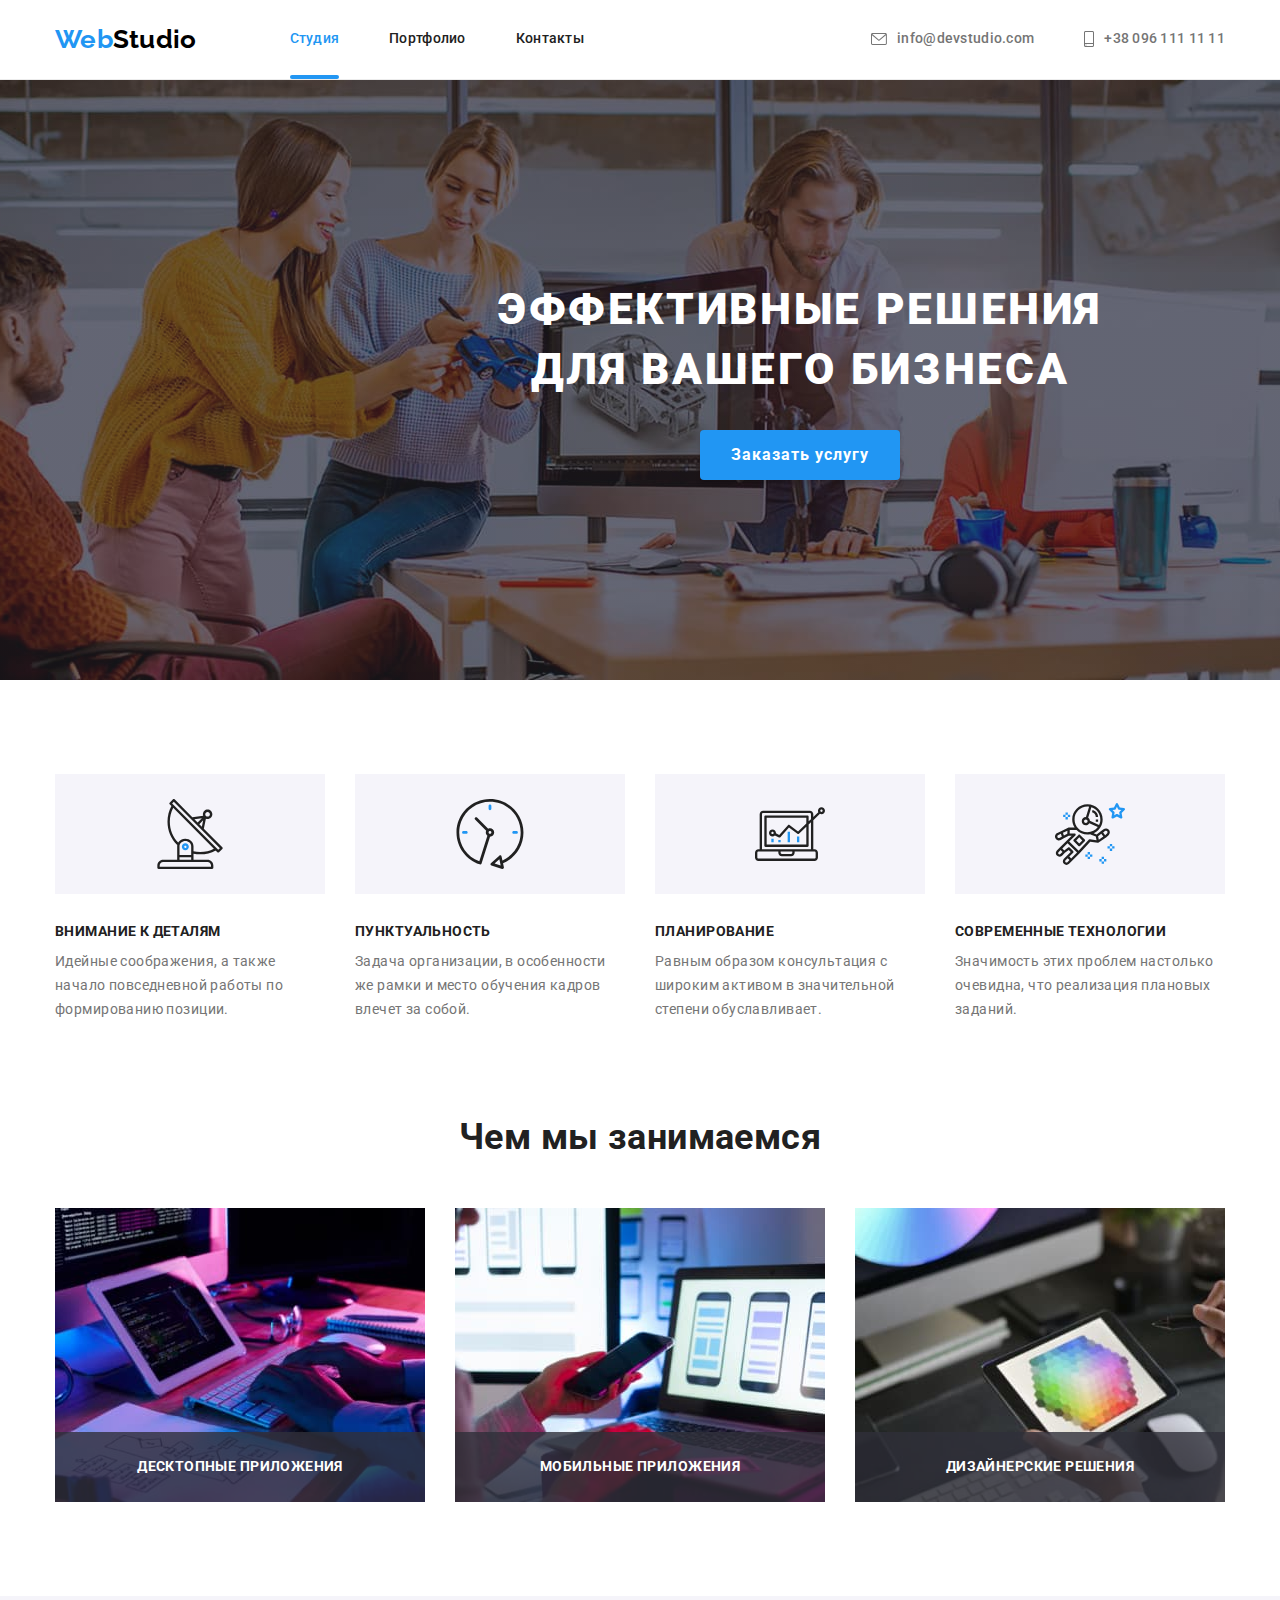
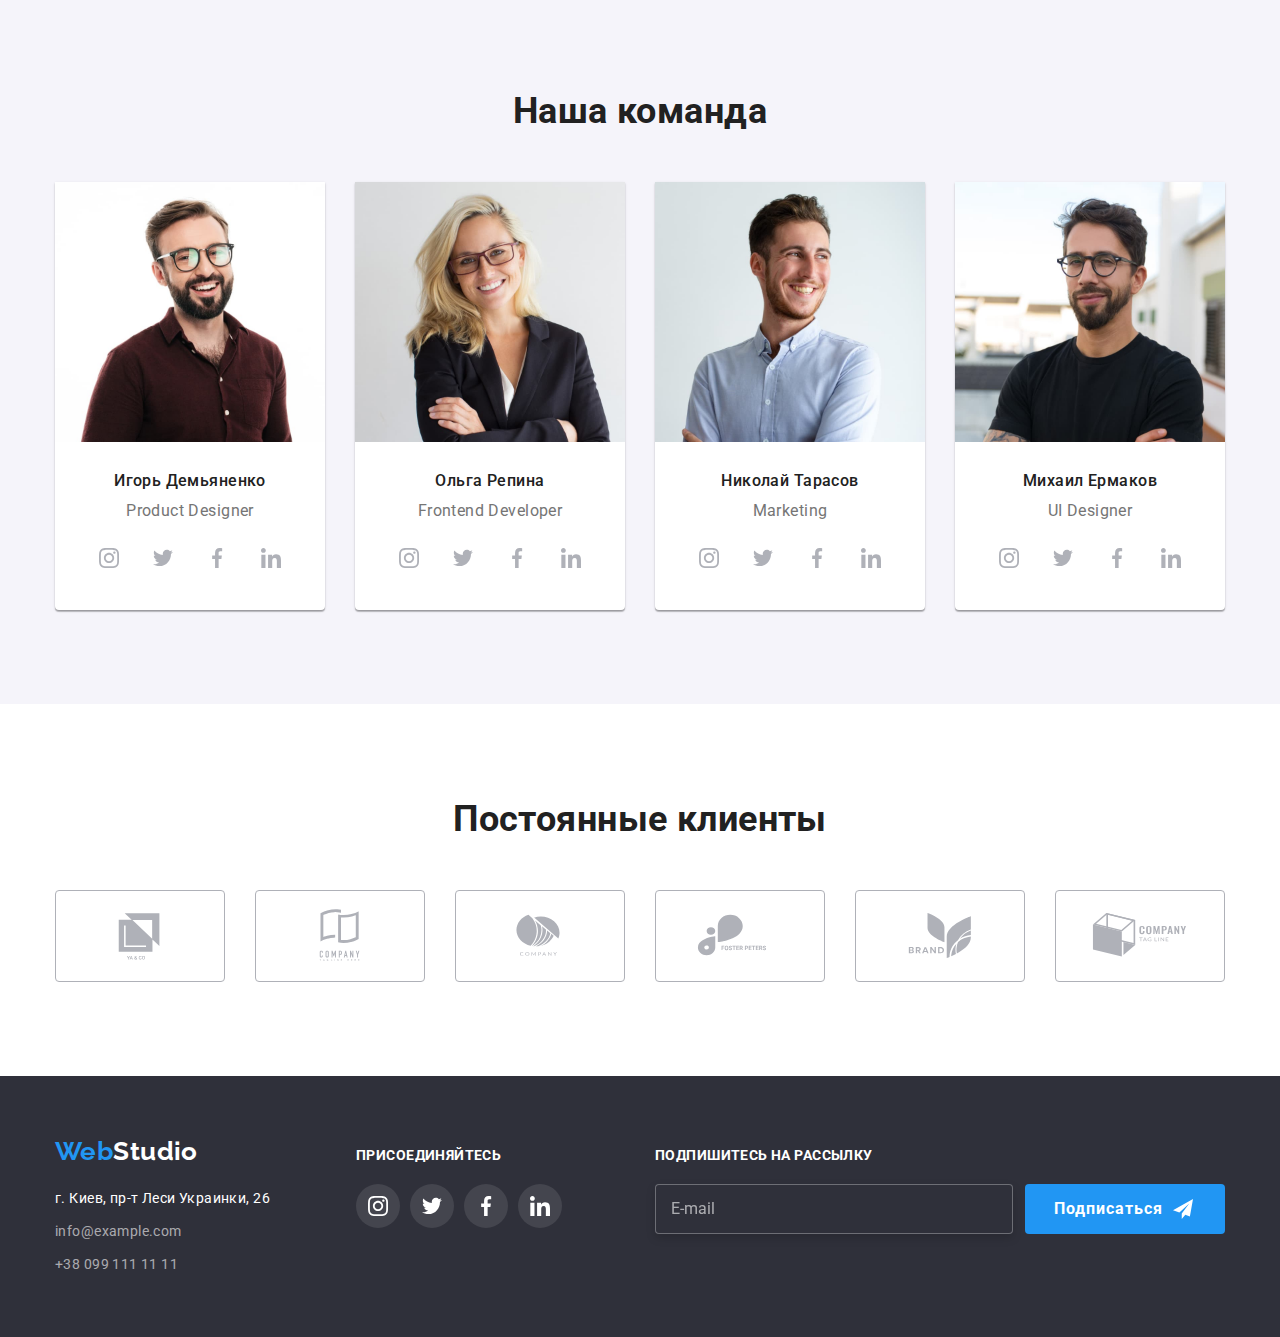
<file: index.html>
<!DOCTYPE html>
<html lang="ru">
  <head>
    <meta charset="UTF-8" />
    <meta http-equiv="X-UA-Compatible" content="IE=edge" />
    <meta name="viewport" content="width=device-width, initial-scale=1.0" />
    <title>Web Studio</title>
    <link rel="preconnect" href="https://fonts.googleapis.com" />
    <link rel="preconnect" href="https://fonts.gstatic.com" crossorigin />
    <link
      href="https://fonts.googleapis.com/css2?family=Raleway:wght@700&family=Roboto:wght@400;500;700;900&display=swap"
      rel="stylesheet"
    />
    <link
      rel="stylesheet"
      href="https://cdnjs.cloudflare.com/ajax/libs/modern-normalize/1.1.0/modern-normalize.css"
      integrity="sha512-Y0MM+V6ymRKN2zStTqzQ227DWhhp4Mzdo6gnlRnuaNCbc+YN/ZH0sBCLTM4M0oSy9c9VKiCvd4Jk44aCLrNS5Q=="
      crossorigin="anonymous"
      referrerpolicy="no-referrer"
    />
    <link rel="stylesheet" href="./css/reset.css" />
    <link rel="stylesheet" href="./css/styles.css" />
  </head>

  <body>
    <header class="head">
      <div class="container head-container">
        <nav class="head-nav">
          <a href="" class="logo black" lang="en"
            ><span class="logo-web">Web</span><span>Studio</span></a
          >
          <ul class="list nav-links">
            <li>
              <a href="./index.html" class="link headlink current">Студия</a>
            </li>
            <li>
              <a href="./portfolio.html" class="link headlink">Портфолио</a>
            </li>
            <li>
              <a href="" class="link headlink">Контакты</a>
            </li>
          </ul>
        </nav>
        <ul class="list nav-contacts">
          <li>
            <a href="mailto:info@devstudio.com" class="link address head-mail"
              >info@devstudio.com</a
            >
          </li>
          <li>
            <a href="tel:+380961111111" class="link address head-phone"
              >+38 096 111 11 11</a
            >
          </li>
        </ul>
      </div>
    </header>

    <main>
      <section class="hero">
        <div class="container">
          <h1 class="hero-heading">Эффективные решения для вашего бизнеса</h1>
          <button class="hero-button" data-modal-open>Заказать услугу</button>
        </div>
      </section>

      <section class="benefits section">
        <div class="container">
          <h2 hidden>Особенности</h2>
          <ul class="list bene-grid">
            <li class="bene-item">
              <h3 class="bitem-header antenna">Внимание к деталям</h3>
              <p class="bitem-text">
                Идейные соображения, а также начало повседневной работы по
                формированию позиции.
              </p>
            </li>
            <li class="bene-item">
              <h3 class="bitem-header clock">Пунктуальность</h3>
              <p class="bitem-text">
                Задача организации, в особенности же рамки и место обучения
                кадров влечет за собой.
              </p>
            </li>
            <li class="bene-item">
              <h3 class="bitem-header diagram">Планирование</h3>
              <p class="bitem-text">
                Равным образом консультация с широким активом в значительной
                степени обуславливает.
              </p>
            </li>
            <li class="bene-item">
              <h3 class="bitem-header astronaut">Современные технологии</h3>
              <p class="bitem-text">
                Значимость этих проблем настолько очевидна, что реализация
                плановых заданий.
              </p>
            </li>
          </ul>
        </div>
      </section>

      <section class="work">
        <div class="container work-content">
          <h2 class="header-front">Чем мы занимаемся</h2>
          <ul class="list work-grid">
            <li>
              <img
                src="./images/gallery1.jpg"
                alt="Написание кода"
                width="370"
                height="294"
              />
              <p class="work-desc">Десктопные приложения</p>
            </li>
            <li>
              <img
                src="./images/gallery2.jpg"
                alt="Дизайн интерфейса"
                width="370"
                height="294"
              />
              <p class="work-desc">Мобильные приложения</p>
            </li>
            <li>
              <img
                src="./images/gallery3.jpg"
                alt="Графический дизайн"
                width="370"
                height="294"
              />
              <p class="work-desc">Дизайнерские решения</p>
            </li>
          </ul>
        </div>
      </section>

      <section class="team section">
        <div class="container">
          <h2 class="header-front">Наша команда</h2>
          <ul class="list team-grid">
            <li class="team-card">
              <img
                src="./images/team1.jpg"
                alt="Игорь Демьяненко"
                width="270"
                height="260"
                class="team-img"
              />
              <h3 class="team-name">Игорь Демьяненко</h3>
              <p lang="en" class="team-pos">Product Designer</p>
              <ul class="list teamsoc-grid">
                <li class="teamsoc-item">
                  <a href="" class="link teamsoc-link"
                    ><svg class="teamsoc-icon">
                      <use href="./images/sprite.svg#instagram"></use></svg
                  ></a>
                </li>
                <li class="teamsoc-item">
                  <a href="" class="link teamsoc-link"
                    ><svg class="teamsoc-icon">
                      <use href="./images/sprite.svg#twitter"></use></svg
                  ></a>
                </li>
                <li class="teamsoc-item">
                  <a href="" class="link teamsoc-link"
                    ><svg class="teamsoc-icon">
                      <use href="./images/sprite.svg#facebook"></use></svg
                  ></a>
                </li>
                <li class="teamsoc-item">
                  <a href="" class="link teamsoc-link"
                    ><svg class="teamsoc-icon">
                      <use href="./images/sprite.svg#linkedin"></use></svg
                  ></a>
                </li>
              </ul>
            </li>
            <li class="team-card">
              <img
                src="./images/team2.jpg"
                alt="Ольга Репина"
                width="270"
                height="260"
                class="team-img"
              />
              <h3 class="team-name">Ольга Репина</h3>
              <p lang="en" class="team-pos">Frontend Developer</p>
              <ul class="list teamsoc-grid">
                <li class="teamsoc-item">
                  <a href="" class="link teamsoc-link"
                    ><svg class="teamsoc-icon">
                      <use href="./images/sprite.svg#instagram"></use></svg
                  ></a>
                </li>
                <li class="teamsoc-item">
                  <a href="" class="link teamsoc-link"
                    ><svg class="teamsoc-icon">
                      <use href="./images/sprite.svg#twitter"></use></svg
                  ></a>
                </li>
                <li class="teamsoc-item">
                  <a href="" class="link teamsoc-link"
                    ><svg class="teamsoc-icon">
                      <use href="./images/sprite.svg#facebook"></use></svg
                  ></a>
                </li>
                <li class="teamsoc-item">
                  <a href="" class="link teamsoc-link"
                    ><svg class="teamsoc-icon">
                      <use href="./images/sprite.svg#linkedin"></use></svg
                  ></a>
                </li>
              </ul>
            </li>
            <li class="team-card">
              <img
                src="./images/team3.jpg"
                alt="Николай Тарасов"
                width="270"
                height="260"
                class="team-img"
              />
              <h3 class="team-name">Николай Тарасов</h3>
              <p lang="en" class="team-pos">Marketing</p>
              <ul class="list teamsoc-grid">
                <li class="teamsoc-item">
                  <a href="" class="link teamsoc-link"
                    ><svg class="teamsoc-icon">
                      <use href="./images/sprite.svg#instagram"></use></svg
                  ></a>
                </li>
                <li class="teamsoc-item">
                  <a href="" class="link teamsoc-link"
                    ><svg class="teamsoc-icon">
                      <use href="./images/sprite.svg#twitter"></use></svg
                  ></a>
                </li>
                <li class="teamsoc-item">
                  <a href="" class="link teamsoc-link"
                    ><svg class="teamsoc-icon">
                      <use href="./images/sprite.svg#facebook"></use></svg
                  ></a>
                </li>
                <li class="teamsoc-item">
                  <a href="" class="link teamsoc-link"
                    ><svg class="teamsoc-icon">
                      <use href="./images/sprite.svg#linkedin"></use></svg
                  ></a>
                </li>
              </ul>
            </li>
            <li class="team-card">
              <img
                src="./images/team4.jpg"
                alt="Михаил Ермаков"
                width="270"
                height="260"
                class="team-img"
              />
              <h3 class="team-name">Михаил Ермаков</h3>
              <p lang="en" class="team-pos">UI Designer</p>
              <ul class="list teamsoc-grid">
                <li class="teamsoc-item">
                  <a href="" class="link teamsoc-link"
                    ><svg class="teamsoc-icon">
                      <use href="./images/sprite.svg#instagram"></use></svg
                  ></a>
                </li>
                <li class="teamsoc-item">
                  <a href="" class="link teamsoc-link"
                    ><svg class="teamsoc-icon">
                      <use href="./images/sprite.svg#twitter"></use></svg
                  ></a>
                </li>
                <li class="teamsoc-item">
                  <a href="" class="link teamsoc-link"
                    ><svg class="teamsoc-icon">
                      <use href="./images/sprite.svg#facebook"></use></svg
                  ></a>
                </li>
                <li class="teamsoc-item">
                  <a href="" class="link teamsoc-link"
                    ><svg class="teamsoc-icon">
                      <use href="./images/sprite.svg#linkedin"></use></svg
                  ></a>
                </li>
              </ul>
            </li>
          </ul>
        </div>
      </section>

      <section class="section clients">
        <div class="container">
          <h2 class="header-front">Постоянные клиенты</h2>
          <ul class="list client-grid">
            <li class="client-item">
              <a href="" class="link client-link">
                <svg class="client-img">
                  <use href="./images/sprite.svg#logo01"></use>
                </svg>
              </a>
            </li>
            <li class="client-item">
              <a href="" class="link client-link"
                ><svg class="client-img">
                  <use href="./images/sprite.svg#logo02"></use></svg
              ></a>
            </li>
            <li class="client-item">
              <a href="" class="link client-link"
                ><svg class="client-img">
                  <use href="./images/sprite.svg#logo03"></use></svg
              ></a>
            </li>
            <li class="client-item">
              <a href="" class="link client-link"
                ><svg class="client-img">
                  <use href="./images/sprite.svg#logo04"></use></svg
              ></a>
            </li>
            <li class="client-item">
              <a href="" class="link client-link"
                ><svg class="client-img">
                  <use href="./images/sprite.svg#logo05"></use></svg
              ></a>
            </li>
            <li class="client-item">
              <a href="" class="link client-link"
                ><svg class="client-img">
                  <use href="./images/sprite.svg#logo06"></use></svg
              ></a>
            </li>
          </ul>
        </div>
      </section>
    </main>

    <footer class="foot">
      <div class="container foot-flex">
        <div>
          <a href="" class="logo white" lang="en"
            ><span class="logo-web">Web</span><span>Studio</span></a
          >
          <address class="foot-add">
            <ul class="list">
              <li>
                <a
                  href="https://goo.gl/maps/NxjCrSozj8dK7ix26"
                  class="link footer-address contrast"
                  >г. Киев, пр-т Леси Украинки, 26</a
                >
              </li>
              <li>
                <a href="mailto:info@example.com" class="link footer-address"
                  >info@example.com</a
                >
              </li>
              <li>
                <a href="tel:+380991111111" class="link footer-address"
                  >+38 099 111 11 11</a
                >
              </li>
            </ul>
          </address>
        </div>
        <div class="footer-soc">
          <p class="footsoc-title">присоединяйтесь</p>
          <ul class="list footsoc-grid">
            <li class="footsoc-item">
              <a href="" class="link footsoc-link"
                ><svg class="footsoc-icon">
                  <use href="./images/sprite.svg#instagram"></use></svg
              ></a>
            </li>
            <li class="footsoc-item">
              <a href="" class="link footsoc-link"
                ><svg class="footsoc-icon">
                  <use href="./images/sprite.svg#twitter"></use></svg
              ></a>
            </li>
            <li class="footsoc-item">
              <a href="" class="link footsoc-link"
                ><svg class="footsoc-icon">
                  <use href="./images/sprite.svg#facebook"></use></svg
              ></a>
            </li>
            <li class="footsoc-item">
              <a href="" class="link footsoc-link"
                ><svg class="footsoc-icon">
                  <use href="./images/sprite.svg#linkedin"></use></svg
              ></a>
            </li>
          </ul>
        </div>
        <div class="footsubscribe">
          <p class="footformhed">Подпишитесь на рассылку</p>
          <form action="javascript:void(0)" class="footform">
            <label for="email"></label>
            <input
              type="email"
              name="mail"
              id="mail"
              autocomplete="off"
              class="footinput"
              placeholder="E-mail"
              required
            />
            <button type="submit" class="footsubbutt">Подписаться</button>
          </form>
        </div>
      </div>
    </footer>
    <div class="backdrop is-hidden" data-modal>
      <div class="modal">
        <button class="modal-close" data-modal-close>
          <svg width="18" height="18">
            <use href="./images/sprite.svg#close"></use>
          </svg>
        </button>
        <p class="modalhead">Оставьте свои данные, мы вам перезвоним</p>
        <form action="javascript:void(0)" class="modalform">
          <div class="formdiv">
            <label for="name" class="modallabel">Имя</label>
            <input
              type="text"
              name="name"
              id="name"
              class="modalinput"
              autocomplete="off"
              required
            />
            <svg width="18" height="18" class="">
              <use href="./images/sprite.svg#person"></use>
            </svg>
          </div>
          <div class="formdiv">
            <label for="tel" class="modallabel">Телефон</label>
            <input
              type="tel"
              name="tel"
              id="tel"
              class="modalinput"
              autocomplete="off"
              required
            />
            <svg width="18" height="18" class="">
              <use href="./images/sprite.svg#phone"></use>
            </svg>
          </div>
          <div class="formdiv">
            <label for="email" class="modallabel">Почта</label>
            <input
              type="email"
              name="email"
              id="email"
              class="modalinput"
              autocomplete="off"
              required
            />
            <svg width="18" height="18" class="">
              <use href="./images/sprite.svg#email2"></use>
            </svg>
          </div>
          <label for="comment" class="modallabel">Комментарий</label>
          <textarea
            name="comment"
            id="comment"
            cols="30"
            rows="10"
            placeholder="Введите текст"
            class="modalinput modaltextarea"
          ></textarea>
          <div class="modalagrbox">
            <label for="agree" class="modalagree"
              ><input
                type="checkbox"
                name="agree"
                id="agree"
                class="modalcheckbox"
                required
              /><span class="betterbox"></span>Соглашаюсь с рассылкой и принимаю
              <a href="" class="modalagree modallink">
                Условия договора</a
              ></label
            >
          </div>
          <button type="submit" class="modalsubmit">Отправить</button>
        </form>
      </div>
    </div>
    <script src="./js/modal.js"></script>
  </body>
</html>
</file>
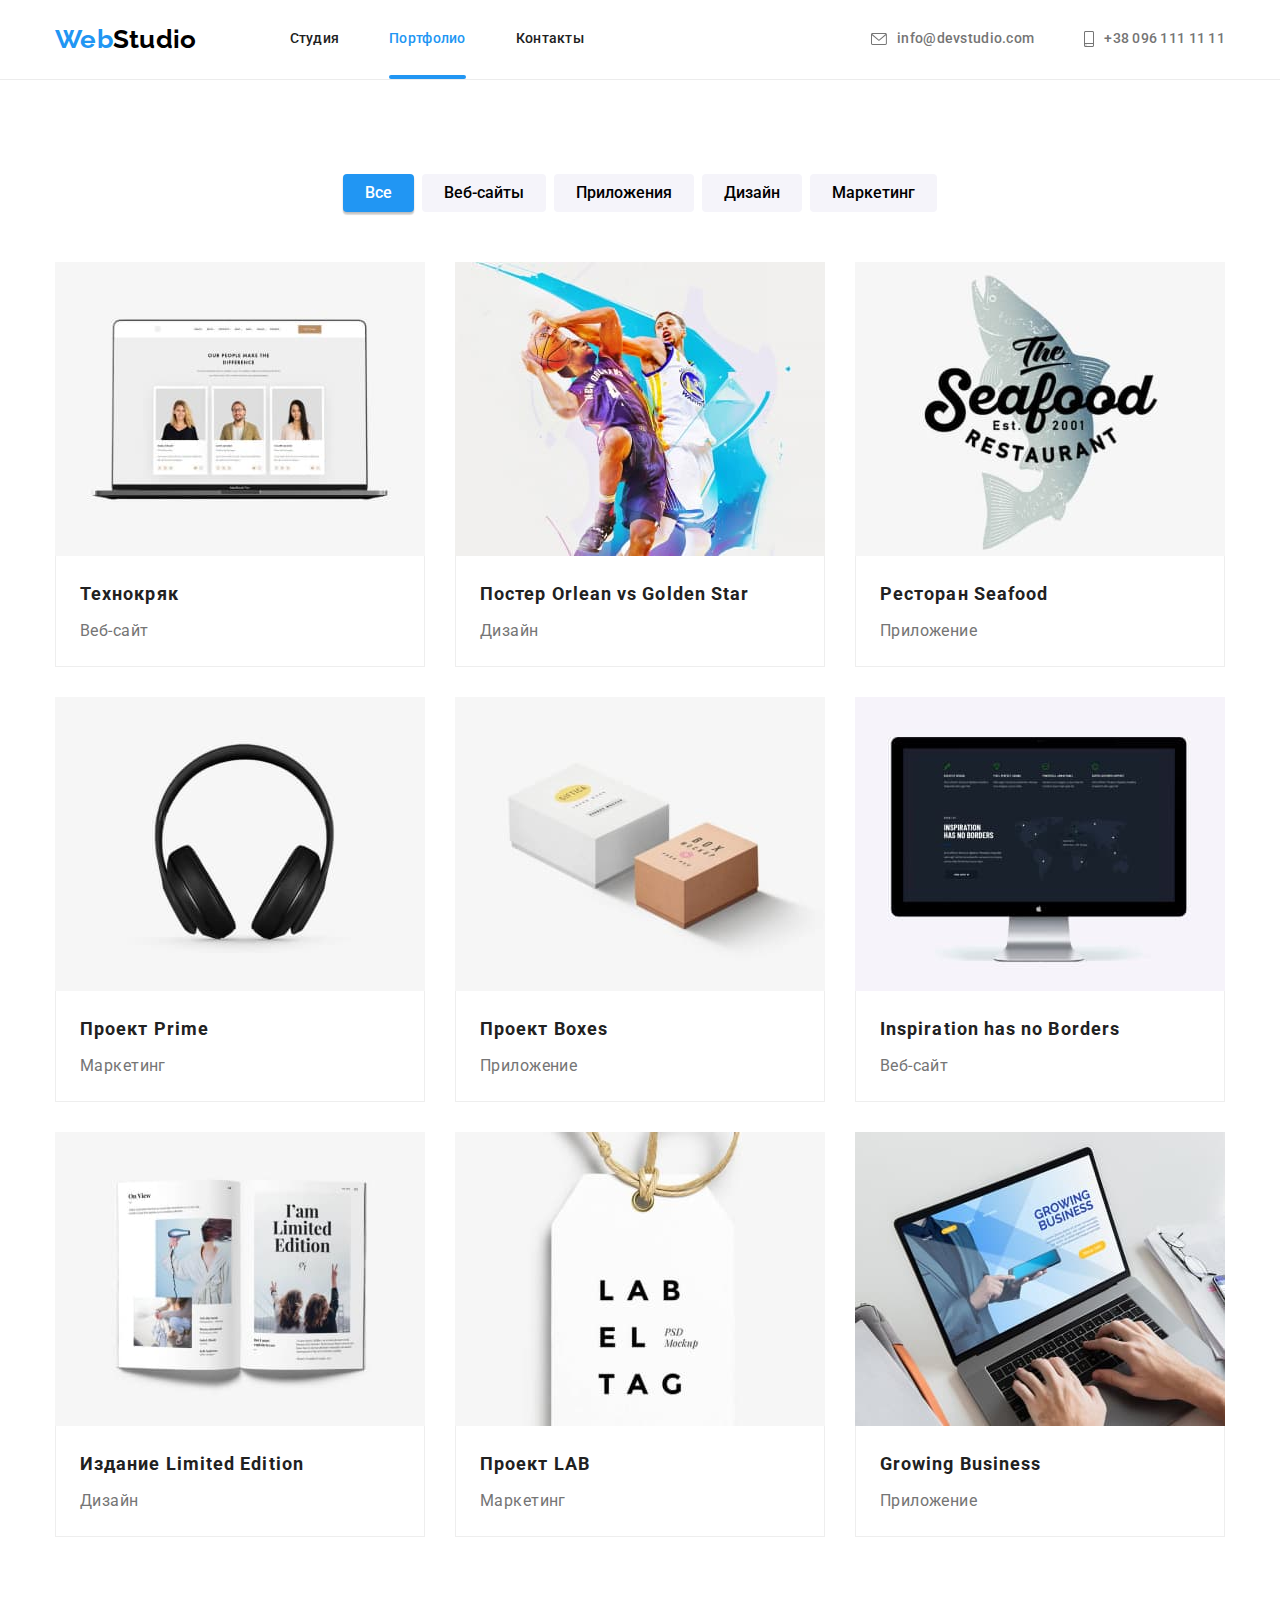
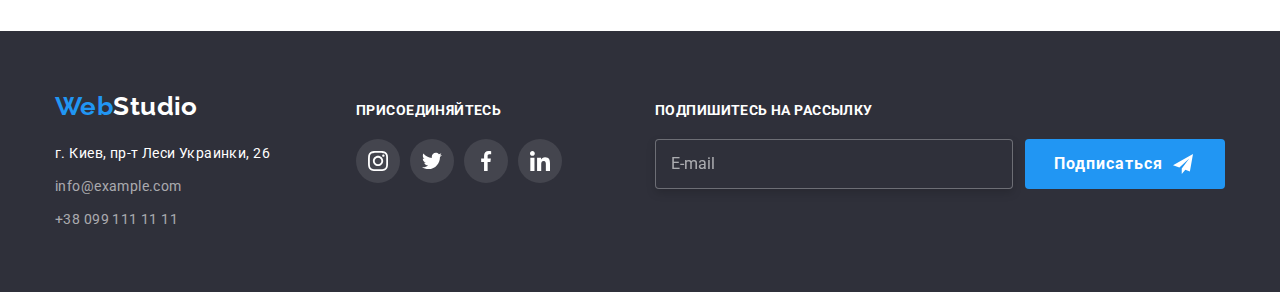
<file: portfolio.html>
<!DOCTYPE html>
<html lang="ru">
  <head>
    <meta charset="UTF-8" />
    <meta http-equiv="X-UA-Compatible" content="IE=edge" />
    <meta name="viewport" content="width=device-width, initial-scale=1.0" />
    <title>Portfolio</title>
    <link rel="preconnect" href="https://fonts.googleapis.com" />
    <link rel="preconnect" href="https://fonts.gstatic.com" crossorigin />
    <link
      href="https://fonts.googleapis.com/css2?family=Raleway:wght@700&family=Roboto:wght@400;500;700;900&display=swap"
      rel="stylesheet"
    />
    <link
      rel="stylesheet"
      href="https://cdnjs.cloudflare.com/ajax/libs/modern-normalize/1.1.0/modern-normalize.css"
      integrity="sha512-Y0MM+V6ymRKN2zStTqzQ227DWhhp4Mzdo6gnlRnuaNCbc+YN/ZH0sBCLTM4M0oSy9c9VKiCvd4Jk44aCLrNS5Q=="
      crossorigin="anonymous"
      referrerpolicy="no-referrer"
    />
    <link rel="stylesheet" href="./css/reset.css" />
    <link rel="stylesheet" href="./css/styles.css" />
  </head>

  <body>
    <header class="head">
      <div class="container head-container">
        <nav class="head-nav">
          <a href="" class="logo black" lang="en"
            ><span class="logo-web">Web</span><span>Studio</span></a
          >
          <ul class="list nav-links">
            <li>
              <a href="./index.html" class="link headlink">Студия</a>
            </li>
            <li>
              <a href="./portfolio.html" class="link headlink current"
                >Портфолио</a
              >
            </li>
            <li>
              <a href="" class="link headlink">Контакты</a>
            </li>
          </ul>
        </nav>
        <ul class="list nav-contacts">
          <li>
            <a href="mailto:info@devstudio.com" class="link address head-mail"
              >info@devstudio.com</a
            >
          </li>
          <li>
            <a href="tel:+380961111111" class="link address head-phone"
              >+38 096 111 11 11</a
            >
          </li>
        </ul>
      </div>
    </header>

    <main>
      <section class="section">
        <div class="container">
          <h1 hidden>Projects</h1>
          <ul class="list button-list">
            <li>
              <button type="button" onclick="" class="button selected">
                Все
              </button>
            </li>
            <li>
              <button type="button" onclick="" class="button">Веб-сайты</button>
            </li>
            <li>
              <button type="button" onclick="" class="button">
                Приложения
              </button>
            </li>
            <li>
              <button type="button" onclick="" class="button">Дизайн</button>
            </li>
            <li>
              <button type="button" onclick="" class="button">Маркетинг</button>
            </li>
          </ul>
          <ul class="list project-grid">
            <li class="project-card">
              <a href="" class="link card-link">
                <div class="card-holder">
                  <img
                    src="./images/project1.jpg"
                    alt="Ноутбук с вебсайтом"
                    width="370"
                    height="294"
                    class="project-img"
                  />
                  <p class="card-overlay">
                    Ресурс предлагает комплексные предложения с разным уровнем
                    функционала и сервисов. Все это позволит посетителю получить
                    исчерпывающие сведения о компании или частном лице.
                  </p>
                </div>
                <div class="project-text">
                  <h2 class="project-head">Технокряк</h2>
                  <p class="project-desc">Веб-сайт</p>
                </div>
              </a>
            </li>
            <li class="project-card">
              <a href="" class="link card-link">
                <div class="card-holder">
                  <img
                    src="./images/project2.jpg"
                    alt="Постер с баскетболистами"
                    width="370"
                    height="294"
                    class="project-img"
                  />
                  <p class="card-overlay">
                    Lorem ipsum dolor sit amet, consectetur adipisicing elit.
                    Amet voluptatum, magnam cupiditate praesentium sequi
                    eligendi quae soluta ducimus voluptates provident sunt,
                    quasi autem illum!
                  </p>
                </div>
                <div class="project-text">
                  <h2 class="project-head">
                    Постер <span lang="en">Orlean vs Golden Star</span>
                  </h2>
                  <p class="project-desc">Дизайн</p>
                </div>
              </a>
            </li>
            <li class="project-card">
              <a href="" class="link card-link">
                <div class="card-holder">
                  <img
                    src="./images/project3.jpg"
                    alt="Лого ресторана"
                    width="370"
                    height="294"
                    class="project-img"
                  />
                  <p class="card-overlay">
                    Lorem ipsum dolor sit amet consectetur adipisicing elit. Ex
                    expedita enim commodi nobis illum iste perferendis
                    accusamus, cupiditate minima cum! Suscipit quod nesciunt qui
                    aspernatur!
                  </p>
                </div>
                <div class="project-text">
                  <h2 class="project-head">
                    Ресторан <span lang="en">Seafood</span>
                  </h2>
                  <p class="project-desc">Приложение</p>
                </div>
              </a>
            </li>
            <li class="project-card">
              <a href="" class="link card-link">
                <div class="card-holder">
                  <img
                    src="./images/project4.jpg"
                    alt="Наушники"
                    width="370"
                    height="294"
                    class="project-img"
                  />
                  <p class="card-overlay">
                    Lorem ipsum dolor sit amet consectetur, adipisicing elit.
                    Quidem officiis asperiores maxime totam quae harum at quis,
                    id dignissimos quo, ipsam, placeat aperiam nemo?
                  </p>
                </div>
                <div class="project-text">
                  <h2 class="project-head">
                    Проект <span lang="en">Prime</span>
                  </h2>
                  <p class="project-desc">Маркетинг</p>
                </div>
              </a>
            </li>
            <li class="project-card">
              <a href="" class="link card-link">
                <div class="card-holder">
                  <img
                    src="./images/project5.jpg"
                    alt="Коробочки"
                    width="370"
                    height="294"
                    class="project-img"
                  />
                  <p class="card-overlay">
                    Lorem ipsum dolor sit amet, consectetur adipisicing elit.
                    Veritatis officia aspernatur eveniet perferendis blanditiis
                    porro debitis necessitatibus temporibus ipsa dolorem
                    recusandae, voluptatibus nisi.
                  </p>
                </div>
                <div class="project-text">
                  <h2 class="project-head">
                    Проект <span lang="en">Boxes</span>
                  </h2>
                  <p class="project-desc">Приложение</p>
                </div>
              </a>
            </li>
            <li class="project-card">
              <a href="" class="link card-link">
                <div class="card-holder">
                  <img
                    src="./images/project6.jpg"
                    alt="Компъютер с вебсайтом"
                    width="370"
                    height="294"
                    class="project-img"
                  />
                  <p class="card-overlay">
                    Lorem ipsum dolor sit amet, consectetur adipisicing elit.
                    Perspiciatis sint incidunt laborum? Nihil unde dignissimos
                    rem. Reprehenderit est exercitationem atque voluptas dicta?
                  </p>
                </div>
                <div class="project-text">
                  <h2 class="project-head">
                    <span lang="en">Inspiration has no Borders</span>
                  </h2>
                  <p class="project-desc">Веб-сайт</p>
                </div>
              </a>
            </li>
            <li class="project-card">
              <a href="" class="link card-link">
                <div class="card-holder">
                  <img
                    src="./images/project7.jpg"
                    alt="Книга"
                    width="370"
                    height="294"
                    class="project-img"
                  />
                  <p class="card-overlay">
                    Lorem ipsum dolor sit amet consectetur adipisicing elit.
                    Odit quasi beatae nostrum dolorem, similique explicabo! Ex,
                    blanditiis laborum? Aut aspernatur doloremque quis rem.
                  </p>
                </div>
                <div class="project-text">
                  <h2 class="project-head">
                    Издание <span lang="en">Limited Edition</span>
                  </h2>
                  <p class="project-desc">Дизайн</p>
                </div>
              </a>
            </li>
            <li class="project-card">
              <a href="" class="link card-link">
                <div class="card-holder">
                  <img
                    src="./images/project8.jpg"
                    alt="Бирка"
                    width="370"
                    height="294"
                    class="project-img"
                  />
                  <p class="card-overlay">
                    Lorem ipsum dolor sit amet consectetur adipisicing elit.
                    Incidunt nobis laudantium numquam! Illo est repudiandae
                    ducimus ab nisi sed nihil laborum atque officia magni.
                  </p>
                </div>
                <div class="project-text">
                  <h2 class="project-head">
                    Проект <span lang="en">LAB</span>
                  </h2>
                  <p class="project-desc">Маркетинг</p>
                </div>
              </a>
            </li>
            <li class="project-card">
              <a href="" class="link card-link">
                <div class="card-holder">
                  <img
                    src="./images/project9.jpg"
                    alt="Человек работает на ноутбуке"
                    width="370"
                    height="294"
                    class="project-img"
                  />
                  <p class="card-overlay">
                    Lorem ipsum dolor sit amet consectetur adipisicing elit.
                    Cumque consectetur animi veniam ipsum, sit corporis pariatur
                    repellat reiciendis, eius dolore, exercitationem nemo.
                  </p>
                </div>
                <div class="project-text">
                  <h2 class="project-head">
                    <span lang="en">Growing Business</span>
                  </h2>
                  <p class="project-desc">Приложение</p>
                </div>
              </a>
            </li>
          </ul>
        </div>
      </section>
    </main>

    <footer class="foot">
      <div class="container foot-flex">
        <div>
          <a href="" class="logo white" lang="en"
            ><span class="logo-web">Web</span><span>Studio</span></a
          >
          <address class="foot-add">
            <ul class="list">
              <li>
                <a
                  href="https://goo.gl/maps/NxjCrSozj8dK7ix26"
                  class="link footer-address contrast"
                  >г. Киев, пр-т Леси Украинки, 26</a
                >
              </li>
              <li>
                <a href="mailto:info@example.com" class="link footer-address"
                  >info@example.com</a
                >
              </li>
              <li>
                <a href="tel:+380991111111" class="link footer-address"
                  >+38 099 111 11 11</a
                >
              </li>
            </ul>
          </address>
        </div>
        <div class="footer-soc">
          <p class="footsoc-title">присоединяйтесь</p>
          <ul class="list footsoc-grid">
            <li class="footsoc-item">
              <a href="" class="link footsoc-link"
                ><svg class="footsoc-icon">
                  <use href="./images/sprite.svg#instagram"></use></svg
              ></a>
            </li>
            <li class="footsoc-item">
              <a href="" class="link footsoc-link"
                ><svg class="footsoc-icon">
                  <use href="./images/sprite.svg#twitter"></use></svg
              ></a>
            </li>
            <li class="footsoc-item">
              <a href="" class="link footsoc-link"
                ><svg class="footsoc-icon">
                  <use href="./images/sprite.svg#facebook"></use></svg
              ></a>
            </li>
            <li class="footsoc-item">
              <a href="" class="link footsoc-link"
                ><svg class="footsoc-icon">
                  <use href="./images/sprite.svg#linkedin"></use></svg
              ></a>
            </li>
          </ul>
        </div>
        <div class="footsubscribe">
          <p class="footformhed">Подпишитесь на рассылку</p>
          <form action="javascript:void(0)" class="footform">
            <label for="email"></label>
            <input
              type="email"
              name="email"
              id="email"
              autocomplete="off"
              class="footinput"
              placeholder="E-mail"
              required
            />
            <button type="submit" class="footsubbutt">Подписаться</button>
          </form>
        </div>
      </div>
    </footer>
  </body>
</html>
</file>
<file: css/styles.css>
/* ----------- Palette ----------- */

:root {
  --webcolor: #2196f3;
  --primarytext: #212121;
  --secondarytext: #757575;
  --accent: #2196f3;
  --secondaryacc: #188ce8;
  --footeraddress: rgba(255, 255, 255, 0.6);
  --primarybg: #fff;
  --secondarybg: #2f303a;
  --morebackground: #f5f4fa;
  --studiomain: #000;
  --studiosecond: #fff;
  --trietaryacc: #fff;
  --elementcolor: #afb1b8;
  --typical-padding: 94px;
  --typical-margin: 50px;
}

/* ----------- Global Styles ----------- */

body {
  font-family: "Roboto", sans-serif;
  font-size: 14px;
  letter-spacing: 0.03em;
  color: var(--primarytext);
}

.header-front {
  font-weight: 700;
  font-size: 36px;
  line-height: 1.17;
  text-align: center;
  margin-bottom: var(--typical-margin);
}

.list {
  list-style: none;
}

.link {
  text-decoration: none;
  color: inherit;
}

.container {
  width: 1200px;
  margin: 0 auto;
  padding-left: 15px;
  padding-right: 15px;
}

.section {
  padding-top: 94px;
  padding-bottom: 94px;
}

/* ----------- Header Styles ----------- */

.head {
  font-weight: 500;
  line-height: 1.14;
  letter-spacing: 0.02em;
  padding-top: 24px;
  padding-bottom: 24px;
  border-bottom: 1px solid #ececec;
}

.head-container {
  display: flex;
  align-items: center;
}

.head-nav {
  display: flex;
}

.logo {
  font-family: "Raleway";
  font-style: normal;
  font-weight: 700;
  font-size: 26px;
  line-height: 1.19;
  text-decoration: none;
}

.logo.black {
  color: var(--studiomain);
  margin-right: 93px;
}

.logo-web {
  color: var(--webcolor);
}

.nav-links {
  display: flex;
  align-items: center;
}

.nav-links > li:not(:last-child) {
  margin-right: 50px;
}

.headlink {
  position: relative;
  transition: color 250ms cubic-bezier(0.4, 0, 0.2, 1);
}

.headlink:hover,
.headlink:focus {
  color: var(--accent);
}

.headlink::after {
  content: "";
  display: block;
  opacity: 0;
  position: absolute;
  width: 100%;
  height: 4px;
  border-radius: 2px;
  top: 45px;
  background-color: var(--accent);
  transition: opacity 250ms cubic-bezier(0.4, 0, 0.2, 1);
}

.headlink:hover::after,
.headlink:focus::after {
  opacity: 100%;
}

.current {
  color: var(--accent);
}

.current.headlink::after {
  opacity: 100%;
}

.nav-contacts {
  display: flex;
  margin-left: auto;
}

.link.address {
  color: var(--secondarytext);
}

.head-mail {
  display: flex;
  align-items: center;
  height: 16px;
  margin-right: 50px;
  transition: color 250ms cubic-bezier(0.4, 0, 0.2, 1);
}

.head-mail::before {
  content: "";
  display: inline-block;
  width: 16px;
  height: 12px;
  margin-right: 10px;
  background-color: currentColor;
  -webkit-mask-image: url(../images/envelope.svg);
  mask-image: url(../images/envelope.svg);
  -webkit-mask-size: contain;
  mask-size: contain;
  -webkit-mask-position: center;
  mask-position: center;
  -webkit-mask-repeat: no-repeat;
  mask-repeat: no-repeat;
  transition: color 250ms cubic-bezier(0.4, 0, 0.2, 1);
}

.head-mail:hover,
.head-mail:focus {
  color: var(--accent);
}

.head-phone {
  display: flex;
  align-items: center;
  height: 16px;
  transition: color 250ms cubic-bezier(0.4, 0, 0.2, 1);
}

.head-phone::before {
  content: "";
  display: inline-block;
  width: 10px;
  height: 16px;
  margin-right: 10px;
  background-color: currentColor;
  -webkit-mask-image: url(../images/smartphone.svg);
  mask-image: url(../images/smartphone.svg);
  -webkit-mask-size: contain;
  mask-size: contain;
  -webkit-mask-position: center;
  mask-position: center;
  -webkit-mask-repeat: no-repeat;
  mask-repeat: no-repeat;
  transition: color 250ms cubic-bezier(0.4, 0, 0.2, 1);
}

.head-phone:hover,
.head-phone:focus {
  color: var(--accent);
}

/* ----------- Hero Styles ----------- */

.hero {
  max-width: 1600px;
  height: 600px;
  margin: 0 auto;
  padding: 200px 200px;
  background-color: var(--secondarybg);
  background-image: linear-gradient(
      to right,
      rgba(47, 48, 58, 0.4),
      rgba(47, 48, 58, 0.4)
    ),
    url(../images/herobg.jpg);
  background-repeat: no-repeat;
  background-position: center;
  background-size: cover;
}

.hero-heading {
  font-weight: 900;
  font-size: 44px;
  line-height: 1.36;
  letter-spacing: 0.06em;
  text-align: center;
  text-transform: uppercase;
  color: white;
  width: 696px;
  margin: 0 auto;
  margin-bottom: 30px;
}

.hero-button {
  font-family: inherit;
  border: none;
  background-color: var(--accent);
  min-width: 200px;
  min-height: 50px;
  border-radius: 4px;
  font-weight: 700;
  font-size: 16px;
  line-height: 1.88;
  text-align: center;
  letter-spacing: 0.06em;
  color: white;
  cursor: pointer;
  display: block;
  margin: 0 auto;
  box-shadow: 0px 4px 4px rgba(0, 0, 0, 0.15);
  transition: background-color 250ms cubic-bezier(0.4, 0, 0.2, 1);
}

.hero-button:hover,
.hero-button:focus {
  background-color: var(--secondaryacc);
}

/* ----------- Benefits Styles ----------- */

.benefits {
}

.bene-grid {
  display: flex;
  justify-content: center;
  margin-left: -30px;
}

.bene-item {
  flex-basis: calc(100% / 4 - 30px);
  margin-left: 30px;
}

.bene-img {
  height: 70px;
  width: 70px;
}

.bitem-header {
  font-size: 14px;
  font-weight: 700;
  line-height: 1.14;
  text-transform: uppercase;
  width: 270px;
  margin-bottom: 10px;
}

.bitem-header::before {
  content: "";
  display: block;
  height: 120px;
  margin-bottom: 30px;
  background-color: var(--morebackground);
  background-size: 70px;
  background-repeat: no-repeat;
  background-position: center;
}

.antenna::before {
  background-image: url(../images/antenna.svg);
}

.clock::before {
  background-image: url(../images/clock.svg);
}

.diagram::before {
  background-image: url(../images/diagram.svg);
}

.astronaut::before {
  background-image: url(../images/astronaut.svg);
}

.bitem-text {
  line-height: 1.71;
  color: var(--secondarytext);
  width: 270px;
}

/* ----------- Work Styles ----------- */

.work {
}

.work-content {
  padding-bottom: var(--typical-padding);
}

.work-grid {
  display: flex;
  justify-content: center;
  margin-left: -30px;
}

.work-grid > li {
  position: relative;
  flex-basis: calc(100% / 3 - 30px);
  margin-left: 30px;
}

.work-desc {
  position: absolute;
  bottom: 0;
  width: 100%;
  padding-top: 27px;
  padding-bottom: 27px;
  background-color: rgba(47, 48, 58, 0.8);
  font-style: normal;
  font-weight: 700;
  font-size: 14px;
  line-height: 1.14;
  text-align: center;
  text-transform: uppercase;
  color: #ffffff;
}

/* ----------- Team Styles ----------- */

.team {
  background: var(--morebackground);
}

.team-grid {
  display: flex;
  justify-content: center;
  margin-left: -30px;
}

.team-card {
  background: var(--primarybg);
  flex-basis: calc(100% / 4 - 30px);
  margin-left: 30px;
  border-radius: 0 0 4px 4px;
  box-shadow: 0px 1px 3px rgba(0, 0, 0, 0.12), 0px 1px 1px rgba(0, 0, 0, 0.14),
    0px 2px 1px rgba(0, 0, 0, 0.2);
}

.team-img {
  margin-bottom: 30px;
}

.team-name {
  font-weight: 500;
  font-size: 16px;
  line-height: 1.18;
  text-align: center;
  margin-bottom: 10px;
}

.team-pos {
  font-size: 16px;
  line-height: 1.19;
  text-align: center;
  color: var(--secondarytext);
  margin-bottom: 16px;
}

.teamsoc-grid {
  display: flex;
  margin: 0 auto;
  justify-content: center;
  margin-bottom: 30px;
}

.teamsoc-item:not(:last-child) {
  margin-right: 10px;
}

.teamsoc-link {
  display: flex;
  width: 44px;
  height: 44px;
  color: var(--elementcolor);
  border-radius: 50%;
  align-items: center;
  justify-content: center;
  transition: color 250ms cubic-bezier(0.4, 0, 0.2, 1),
    background-color 250ms cubic-bezier(0.4, 0, 0.2, 1);
}

.teamsoc-icon {
  width: 20px;
  height: 20px;
  fill: currentColor;
}

.teamsoc-link:hover,
.teamsoc-link:focus {
  color: var(--primarybg);
  background-color: var(--accent);
}

/* ----------- Clients Styles ----------- */

.client-grid {
  display: flex;
  justify-content: center;
  margin-left: -30px;
}

.client-item {
  display: inherit;
  flex-basis: calc(100% / 6 - 30px);
  margin-left: 30px;
  height: 92px;
  justify-content: center;
  align-items: center;
}

.client-link {
  display: flex;
  width: 100%;
  height: 100%;
  align-items: center;
  justify-content: center;
  color: var(--elementcolor);
  border: 1px solid #afb1b8;
  border-radius: 4px;
  transition: color 250ms cubic-bezier(0.4, 0, 0.2, 1);
}

.client-img {
  width: 106px;
  height: 60px;
  fill: currentColor;
}

.client-link:hover,
.client-link:focus {
  color: var(--accent);
  border-color: var(--accent);
}

/* ----------- Footer Styles ----------- */

.foot {
  background: var(--secondarybg);
  padding-top: 60px;
  padding-bottom: 60px;
}

.foot-flex {
  display: flex;
  align-items: baseline;
}

.logo.white {
  color: var(--studiosecond);
}

.foot-add {
  margin-top: 20px;
  font-style: inherit;
  width: 231px;
}

.footer-address {
  line-height: 1.71;
  color: var(--footeraddress);
}

.contrast {
  color: var(--trietaryacc);
}

.footer-address.link {
  transition: color 250ms cubic-bezier(0.4, 0, 0.2, 1);
}

.footer-address.link:hover,
.footer-address.link:focus {
  color: var(--accent);
}

.foot-add > ul > li:not(:last-child) {
  margin-bottom: 9px;
}

.footer-soc {
  margin-left: 70px;
}

.footsoc-title {
  font-weight: 700;
  font-size: 14px;
  line-height: 1.14;
  text-transform: uppercase;
  margin-bottom: 20px;
  color: var(--studiosecond);
}

.footsoc-grid {
  display: flex;
  width: 100%;
  justify-content: center;
}

.footsoc-item:not(:last-child) {
  margin-right: 10px;
}

.footsoc-link {
  display: flex;
  width: 44px;
  height: 44px;
  color: var(--trietaryacc);
  background-color: rgba(255, 255, 255, 0.1);
  border-radius: 50%;
  align-items: center;
  justify-content: center;
  transition: color 250ms cubic-bezier(0.4, 0, 0.2, 1),
    background-color 250ms cubic-bezier(0.4, 0, 0.2, 1);
}

.footsoc-icon {
  width: 20px;
  height: 20px;
  fill: currentColor;
}

.footsoc-link:hover,
.footsoc-link:focus {
  color: var(--trietaryacc);
  background-color: var(--accent);
}

.footsubscribe {
  margin-left: auto;
}

.footformhed {
  font-style: normal;
  font-weight: 700;
  font-size: 14px;
  line-height: 1.14;
  text-transform: uppercase;
  color: var(--trietaryacc);
  margin-bottom: 20px;
}

.footform {
  display: flex;
}

.footinput {
  width: 358px;
  height: 50px;
  padding: 15px;
  font-style: normal;
  font-size: 16px;
  line-height: 1.25;
  color: var(--trietaryacc);
  background-color: var(--secondarybg);
  border: 1px solid rgba(255, 255, 255, 0.3);
  -webkit-filter: drop-shadow(0px 4px 4px rgba(0, 0, 0, 0.15));
  filter: drop-shadow(0px 4px 4px rgba(0, 0, 0, 0.15));
  border-radius: 4px;
  margin-right: 12px;
}

.footinput::-webkit-input-placeholder {
  color: rgba(255, 255, 255, 0.6);
}

.footinput::-moz-placeholder {
  color: rgba(255, 255, 255, 0.6);
}

.footinput:-ms-input-placeholder {
  color: rgba(255, 255, 255, 0.6);
}

.footinput::-ms-input-placeholder {
  color: rgba(255, 255, 255, 0.6);
}

.footinput::placeholder {
  color: rgba(255, 255, 255, 0.6);
}

.footinput:focus {
  outline: none;
}

.footsubbutt {
  position: relative;
  min-width: 200px;
  min-height: 50px;
  padding: 10px 29px;
  border: none;
  background-color: var(--accent);
  border-radius: 4px;
  font-style: normal;
  font-weight: 700;
  font-size: 16px;
  line-height: 1.88px;
  display: flex;
  align-items: center;
  text-align: center;
  letter-spacing: 0.06em;
  color: var(--trietaryacc);
  transition: background-color 250ms cubic-bezier(0.4, 0, 0.2, 1);
}

.footsubbutt:hover,
.footsubbutt:focus {
  background-color: var(--secondaryacc);
}

.footsubbutt::after {
  content: "";
  display: inline-block;
  width: 20px;
  height: 20px;
  margin-left: 10px;
  background-color: var(--trietaryacc);
  -webkit-mask-image: url(../images/send.svg);
  mask-image: url(../images/send.svg);
  -webkit-mask-size: contain;
  mask-size: contain;
  -webkit-mask-position: center;
  mask-position: center;
  -webkit-mask-repeat: no-repeat;
  mask-repeat: no-repeat;
}

/* ----------- Modal Styles ----------- */

.backdrop {
  position: fixed;
  top: 0;
  left: 0;
  height: 100%;
  width: 100%;
  background: rgba(0, 0, 0, 0.2);
  transition: opacity 250ms cubic-bezier(0.4, 0, 0.2, 1);
}

.backdrop.is-hidden {
  opacity: 0;
  pointer-events: none;
}

.modal {
  display: flex;
  flex-direction: column;
  align-content: center;
  justify-content: center;
  position: absolute;
  min-width: 528px;
  padding: 40px;
  background-color: var(--primarybg);
  top: 50%;
  left: 50%;
  transform: translate(-50%, -50%);
  transition: scale 250ms cubic-bezier(0.4, 0, 0.2, 1);
}

.backdrop.is-hidden .modal {
  scale: 0;
}

.modal-close {
  position: absolute;
  display: flex;
  top: 6px;
  right: 6px;
  width: 30px;
  height: 30px;
  justify-content: center;
  align-items: center;
  border: 1px solid rgba(0, 0, 0, 0.1);
  border-radius: 50%;
  background-color: var(--primarybg);
  cursor: pointer;
}

.modal-close:hover {
  fill: var(--accent);
}

.modalhead {
  font-style: normal;
  font-weight: 700;
  font-size: 20px;
  line-height: 1.15;
  color: var(--primarytext);
  margin-bottom: 12px;
}

.modalform {
  display: inherit;
  flex-direction: column;
}

.formdiv {
  position: relative;
  display: inherit;
  flex-direction: inherit;
  margin-bottom: 10px;
}

.modallabel {
  font-size: 12px;
  line-height: 1.67;
  letter-spacing: 0.01em;
  color: var(--secondarytext);
}

.modalinput {
  position: relative;
  height: 40px;
  padding: 12px 16px;
  border: 1px solid rgba(33, 33, 33, 0.2);
  border-radius: 4px;
  font-style: normal;
  font-size: 12px;
  line-height: 1.67;
  letter-spacing: 0.01em;
  color: var(--primarytext);
}

.formdiv input {
  padding-left: 42px;
}

.formdiv svg {
  position: absolute;
  top: 31px;
  left: 12px;
}

.modalinput:focus {
  outline: none;
  border-color: var(--accent);
}

.modalinput:focus + svg {
  fill: var(--accent);
}

.modaltextarea {
  resize: none;
  height: 120px;
  margin-bottom: 20px;
}

.modaltextarea::-webkit-input-placeholder {
  color: rgba(117, 117, 117, 0.5);
}

.modaltextarea::-moz-placeholder {
  color: rgba(117, 117, 117, 0.5);
}

.modaltextarea:-ms-input-placeholder {
  color: rgba(117, 117, 117, 0.5);
}

.modaltextarea::-ms-input-placeholder {
  color: rgba(117, 117, 117, 0.5);
}

.modaltextarea::placeholder {
  color: rgba(117, 117, 117, 0.5);
}

.modalagrbox {
  width: 425px;
  margin: 0 auto 30px auto;
}

.modalcheckbox {
  -webkit-appearance: none;
  -moz-appearance: none;
  appearance: none;
  opacity: 0;
}

.betterbox {
  display: inline-block;
  width: 16px;
  height: 15px;
  background-image: url(../images/boxuncheck.svg);
  background-size: contain;
  background-position: center;
  background-repeat: no-repeat;
}

.modalcheckbox:checked + .betterbox {
  background-image: url(../images/boxcheck.svg);
  background-size: contain;
  background-position: center;
  background-repeat: no-repeat;
}

.modalcheckbox:focus.modalcheckbox:not(:checked) + .betterbox {
  background: none;
  background-color: var(--accent);
  -webkit-mask-image: url(../images/boxuncheck.svg);
  mask-image: url(../images/boxuncheck.svg);
  -webkit-mask-size: contain;
  mask-size: contain;
  -webkit-mask-position: center;
  mask-position: center;
  -webkit-mask-repeat: no-repeat;
  mask-repeat: no-repeat;
}

.modalagree {
  display: flex;
  justify-content: space-evenly;
  align-items: center;
  font-style: normal;
  font-weight: 400;
  font-size: 14px;
  line-height: 1.71;
  color: var(--secondarytext);
}

.modallink {
  color: var(--accent);
}

.modalsubmit {
  display: block;
  margin: 0 auto;
  width: 200px;
  height: 50px;
  border: none;
  background-color: var(--accent);
  box-shadow: 0px 4px 4px rgba(0, 0, 0, 0.15);
  border-radius: 4px;
  font-style: normal;
  font-weight: 700;
  font-size: 16px;
  line-height: 1.88px;
  letter-spacing: 0.06em;
  color: var(--trietaryacc);
  text-align: center;
  transition: background-color 250ms cubic-bezier(0.4, 0, 0.2, 1);
}

.modalsubmit:hover,
.modalsubmit:focus {
  background-color: var(--secondaryacc);
}

/* ----------- Portfolio Styles ----------- */

.button-list {
  margin-bottom: 50px;
  display: flex;
  justify-content: center;
}

.button {
  font-family: inherit;
  border: none;
  background: var(--morebackground);
  padding: 6px 22px;
  border-radius: 4px;
  font-weight: 500;
  font-size: 16px;
  line-height: 1.62;
  cursor: pointer;
  display: block;
  transition: color 250ms cubic-bezier(0.4, 0, 0.2, 1),
    background-color 250ms cubic-bezier(0.4, 0, 0.2, 1),
    box-shadow 250ms cubic-bezier(0.4, 0, 0.2, 1);
}

.button-list > li:not(:last-child) {
  margin-right: 8px;
}

.button:hover,
.button:focus,
.button.selected {
  background: var(--accent);
  color: var(--studiosecond);
  box-shadow: 0px 3px 1px rgba(0, 0, 0, 0.1), 0px 1px 2px rgba(0, 0, 0, 0.08),
    0px 2px 2px rgba(0, 0, 0, 0.12);
}

.project-grid {
  display: flex;
  flex-wrap: wrap;
  margin-left: -30px;
  margin-bottom: -30px;
}

.project-card {
  flex-basis: calc(100% / 3 - 30px);
  margin-left: 30px;
  margin-bottom: 30px;
}

.card-link {
  display: block;
  transition: box-shadow 250ms cubic-bezier(0.4, 0, 0.2, 1);
}

.card-link:hover,
.card-link:focus {
  box-shadow: 0px 1px 1px rgba(0, 0, 0, 0.12), 0px 4px 4px rgba(0, 0, 0, 0.06),
    1px 4px 6px rgba(0, 0, 0, 0.16);
}

.card-holder {
  position: relative;
  overflow: hidden;
}

.project-img {
}

.card-overlay {
  display: block;
  position: absolute;
  width: 100%;
  height: 100%;
  padding: 63px 24px;
  top: 0px;
  background-color: rgba(33, 150, 243, 0.9);
  font-style: normal;
  font-size: 18px;
  line-height: 1.55;
  color: #ffffff;
  transform: translatey(101%);
  transition: transform 250ms cubic-bezier(0.4, 0, 0.2, 1);
}

.card-link:hover .card-overlay {
  transform: translatey(0%);
}

.project-text {
  padding: 20px 24px;
  border-bottom: 1px solid #eeeeee;
  border-left: 1px solid #eeeeee;
  border-right: 1px solid #eeeeee;
}

.project-head {
  font-weight: 700;
  font-size: 18px;
  line-height: 2;
  letter-spacing: 0.06em;
  margin-bottom: 4px;
}

.project-desc {
  font-size: 16px;
  line-height: 1.88;
  color: var(--secondarytext);
}
</file>
